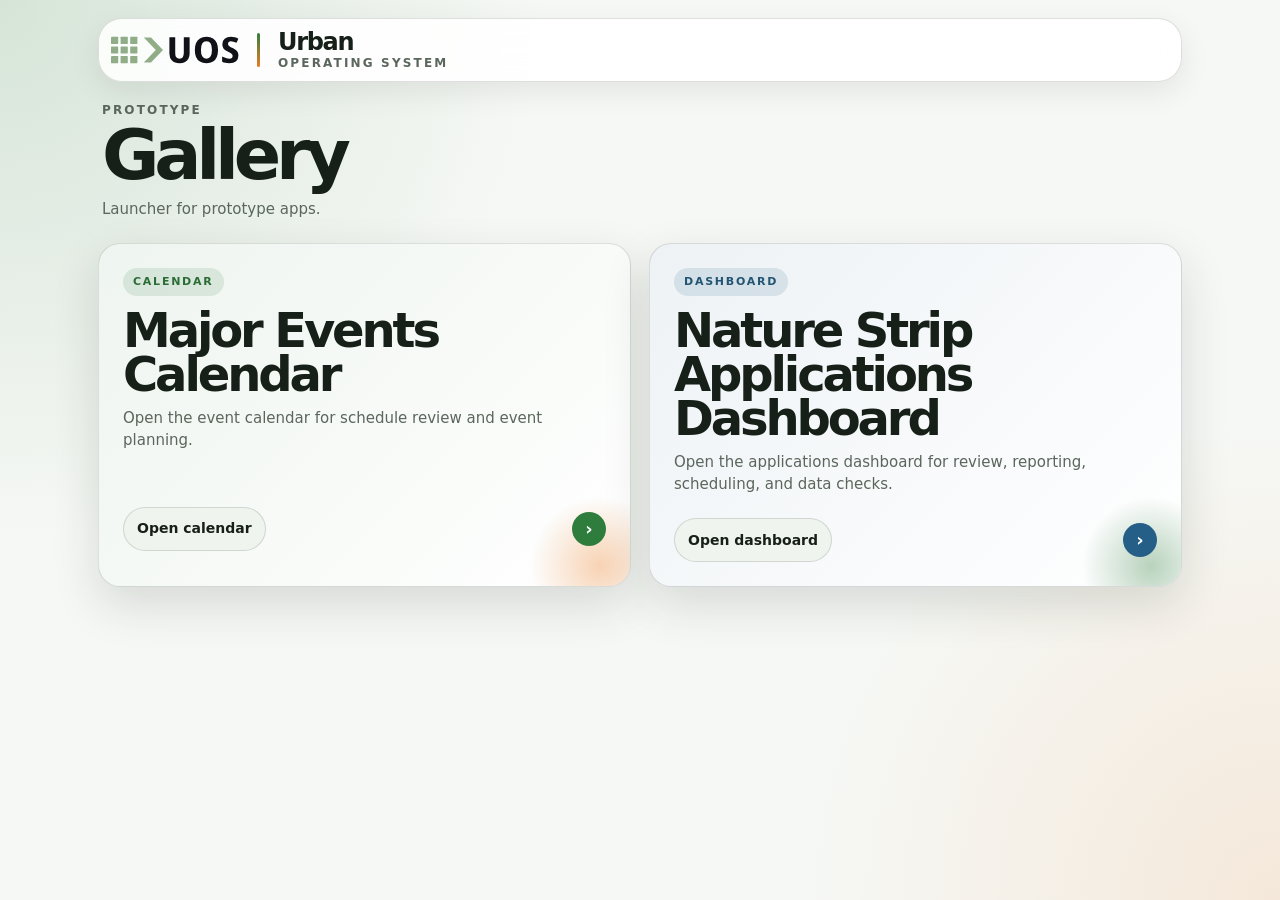
<file: index.html>
<!doctype html>
<html lang="en">
<head>
  <meta charset="utf-8" />
  <meta name="viewport" content="width=device-width, initial-scale=1" />
  <meta name="color-scheme" content="light dark" />
  <title>UOS Prototype Gallery v1.6</title>
  <style>
    :root {
      --bg: #f6f8f5;
      --panel: #ffffff;
      --panel-strong: #f0f4ef;
      --text: #172018;
      --muted: #5b665c;
      --border: rgba(23, 32, 24, .14);
      --shadow: 0 18px 48px rgba(21, 36, 24, .14);
      --accent: #2f7d3d;
      --accent-2: #eb7d23;
      --focus: #0f5cff;
      --radius: 22px;
      --logo-h: 34px;
      --logo-max-w: 128px;
    }

    @media (prefers-color-scheme: dark) {
      :root {
        --bg: #0b100d;
        --panel: #121a15;
        --panel-strong: #17231b;
        --text: #eef6ef;
        --muted: #b7c4b8;
        --border: rgba(238, 246, 239, .14);
        --shadow: 0 18px 48px rgba(0, 0, 0, .42);
        --focus: #8fb5ff;
      }
    }

    * { box-sizing: border-box; }

    html, body { min-height: 100%; }

    body {
      margin: 0;
      font-family: Inter, ui-sans-serif, system-ui, -apple-system, BlinkMacSystemFont, "Segoe UI", sans-serif;
      color: var(--text);
      background:
        radial-gradient(circle at top left, rgba(47, 125, 61, .16), transparent 34rem),
        radial-gradient(circle at bottom right, rgba(235, 125, 35, .13), transparent 30rem),
        var(--bg);
      line-height: 1.45;
    }

    a { color: inherit; text-decoration: none; }

    .page {
      width: min(100%, 1120px);
      margin: 0 auto;
      padding: 14px;
    }

    .site-header {
      position: sticky;
      top: 0;
      z-index: 20;
      display: flex;
      align-items: center;
      gap: 12px;
      min-height: 64px;
      padding: 10px 12px;
      border: 1px solid var(--border);
      border-radius: calc(var(--radius) + 2px);
      background: color-mix(in srgb, var(--panel) 88%, transparent);
      box-shadow: 0 10px 30px rgba(0, 0, 0, .08);
      backdrop-filter: blur(18px) saturate(1.2);
      -webkit-backdrop-filter: blur(18px) saturate(1.2);
    }

    .brand {
      display: flex;
      align-items: center;
      justify-content: flex-start;
      gap: clamp(8px, 2.4vw, 18px);
      min-width: 0;
      width: 100%;
    }

    .logo-wrap {
      display: flex;
      align-items: center;
      justify-content: flex-start;
      height: var(--logo-h);
      width: min(var(--logo-max-w), 38vw);
      min-width: 0;
      overflow: visible;
      flex: 0 0 auto;
    }

    .logo-wrap picture { display: contents; }

    .logo-wrap img {
      display: block;
      width: auto;
      height: var(--logo-h);
      max-width: 100%;
      object-fit: contain;
      object-position: left center;
    }

    .accent {
      width: 3px;
      height: var(--logo-h);
      border-radius: 999px;
      background: linear-gradient(180deg, var(--accent), var(--accent-2));
      flex: none;
    }

    .wordblock {
      display: flex;
      flex-direction: column;
      justify-content: center;
      min-width: 0;
      height: var(--logo-h);
      flex: 0 1 auto;
    }

    .wordblock strong {
      display: block;
      font-size: clamp(16px, 4.2vw, 24px);
      font-weight: 850;
      letter-spacing: -.055em;
      line-height: .92;
      white-space: nowrap;
    }

    .wordblock span,
    .intro-eyebrow {
      display: block;
      color: var(--muted);
      font-size: clamp(10px, 2.9vw, 12px);
      font-weight: 800;
      letter-spacing: .18em;
      line-height: 1;
      text-transform: uppercase;
      white-space: nowrap;
    }

    .wordblock span { margin-top: 3px; }
    .intro-eyebrow { margin: 0 0 8px; }

    .intro {
      padding: 22px 4px 14px;
    }

    .intro h1 {
      margin: 0;
      font-size: clamp(34px, 11vw, 70px);
      line-height: .9;
      letter-spacing: -.075em;
    }

    .intro p {
      max-width: 64ch;
      margin: 12px 0 0;
      color: var(--muted);
      font-size: 15px;
    }

    .grid {
      display: grid;
      grid-template-columns: 1fr;
      gap: 14px;
      padding: 8px 0 28px;
    }

    .tile {
      position: relative;
      overflow: hidden;
      display: grid;
      min-height: 194px;
      padding: 18px;
      border: 1px solid var(--border);
      border-radius: var(--radius);
      background:
        linear-gradient(135deg, color-mix(in srgb, var(--panel) 92%, var(--accent) 8%), var(--panel)),
        var(--panel);
      box-shadow: var(--shadow);
      isolation: isolate;
      touch-action: manipulation;
    }

    .tile::before {
      content: "";
      position: absolute;
      inset: auto -44px -54px auto;
      width: 148px;
      height: 148px;
      border-radius: 50%;
      background: radial-gradient(circle, color-mix(in srgb, var(--accent-2) 34%, transparent), transparent 66%);
      z-index: -1;
    }

    .tile::after {
      content: "";
      position: absolute;
      inset: 0;
      border-radius: inherit;
      background: linear-gradient(120deg, transparent, color-mix(in srgb, var(--accent) 10%, transparent), transparent);
      opacity: 0;
      transition: opacity .18s ease;
      pointer-events: none;
    }

    .tile:focus-visible {
      outline: 4px solid color-mix(in srgb, var(--focus) 76%, transparent);
      outline-offset: 4px;
    }

    .tile:hover::after,
    .tile:focus-visible::after { opacity: 1; }

    .tile-kicker {
      width: fit-content;
      margin: 0 0 12px;
      padding: 6px 10px;
      border-radius: 999px;
      background: color-mix(in srgb, var(--accent) 13%, transparent);
      color: color-mix(in srgb, var(--accent) 82%, var(--text));
      font-size: 11px;
      font-weight: 900;
      letter-spacing: .16em;
      text-transform: uppercase;
    }

    .tile h2 {
      max-width: 10ch;
      margin: 0;
      font-size: clamp(28px, 8.8vw, 48px);
      line-height: .92;
      letter-spacing: -.065em;
    }

    .tile p {
      max-width: 48ch;
      margin: 12px 0 0;
      color: var(--muted);
      font-size: 14px;
    }

    .tile-footer {
      display: flex;
      align-items: center;
      justify-content: space-between;
      gap: 12px;
      margin-top: 22px;
      color: var(--text);
      font-weight: 850;
    }

    .tile-link {
      display: inline-flex;
      align-items: center;
      gap: 8px;
      min-height: 44px;
      padding: 0 13px;
      border-radius: 999px;
      background: var(--panel-strong);
      border: 1px solid var(--border);
      font-size: 14px;
    }

    .tile-arrow {
      display: grid;
      place-items: center;
      width: 34px;
      height: 34px;
      border-radius: 50%;
      background: var(--accent);
      color: white;
      font-size: 18px;
      line-height: 1;
    }

    .tile.events { --accent: #2f7d3d; --accent-2: #eb7d23; }
    .tile.dashboard { --accent: #255f87; --accent-2: #2f7d3d; }

    .sr-only {
      position: absolute;
      width: 1px;
      height: 1px;
      padding: 0;
      margin: -1px;
      overflow: hidden;
      clip: rect(0, 0, 0, 0);
      white-space: nowrap;
      border: 0;
    }

    @media (max-width: 430px) {
      :root { --logo-h: 24px; --logo-max-w: 116px; }
      .page { padding: 10px; }
      .site-header { min-height: 46px; padding: 7px 10px; border-radius: 16px; }
      .brand { gap: 8px; }
      .accent { width: 3px; height: var(--logo-h); }
      .wordblock { height: var(--logo-h); }
      .wordblock strong { font-size: 12px; letter-spacing: -.04em; }
      .wordblock span,
      .intro-eyebrow { font-size: 7.8px; letter-spacing: .12em; }
      .intro { padding-top: 18px; }
      .intro p { font-size: 14px; }
      .tile { min-height: 178px; padding: 16px; }
      .tile h2 { max-width: 9ch; }
      .tile-footer { align-items: flex-end; }
      .tile-link { font-size: 13px; padding-inline: 11px; }
    }

    @media (min-width: 760px) {
      .page { padding: 18px; }
      .grid { grid-template-columns: repeat(2, minmax(0, 1fr)); gap: 18px; }
      .tile { min-height: 286px; padding: 24px; }
      .tile p { font-size: 15px; }
    }
  </style>
</head>
<body>
  <main class="page">
    <header class="site-header" aria-label="Urban Operating System prototype gallery header">
      <div class="brand">
        <div class="logo-wrap" aria-hidden="true">
          <picture>
            <source srcset="assets/uos-logo-forward-dark.svg" media="(prefers-color-scheme: dark)">
            <img src="assets/uos-logo-forward.svg" alt="" decoding="async">
          </picture>
        </div>
        <div class="accent" aria-hidden="true"></div>
        <div class="wordblock" aria-label="Urban Operating System">
          <strong>Urban</strong>
          <span>Operating System</span>
        </div>
      </div>
    </header>

    <section class="intro" aria-labelledby="gallery-title">
      <span class="intro-eyebrow">Prototype</span>
      <h1 id="gallery-title">Gallery</h1>
      <p>Launcher for prototype apps.</p>
    </section>

    <section class="grid" aria-label="Prototype apps">
      <a class="tile events" href="event-calendar.html" aria-label="Open Major Events Calendar">
        <div>
          <div class="tile-kicker">Calendar</div>
          <h2>Major Events Calendar</h2>
          <p>Open the event calendar for schedule review and event planning.</p>
        </div>
        <div class="tile-footer">
          <span class="tile-link">Open calendar</span>
          <span class="tile-arrow" aria-hidden="true">›</span>
        </div>
      </a>

      <a class="tile dashboard" href="nature-strip-dashboard.html" aria-label="Open Nature Strip Applications Dashboard">
        <div>
          <div class="tile-kicker">Dashboard</div>
          <h2>Nature Strip Applications Dashboard</h2>
          <p>Open the applications dashboard for review, reporting, scheduling, and data checks.</p>
        </div>
        <div class="tile-footer">
          <span class="tile-link">Open dashboard</span>
          <span class="tile-arrow" aria-hidden="true">›</span>
        </div>
      </a>
    </section>
  </main>
</body>
</html>
</file>
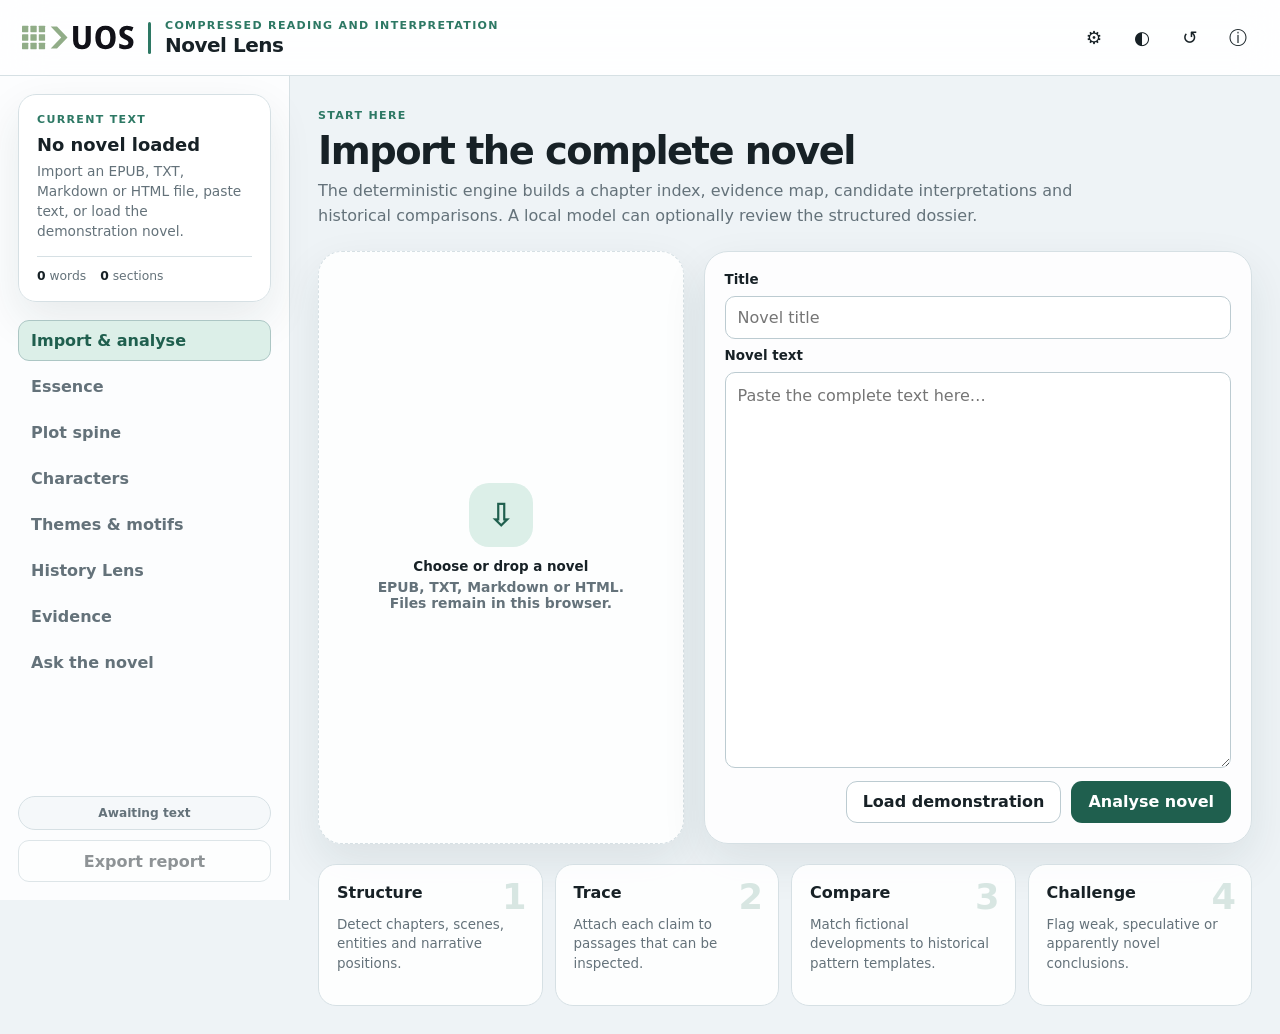
<file: novel-lens/index.html>
<!doctype html>
<html lang="en" data-theme="light">
<head>
  <meta charset="utf-8">
  <meta name="viewport" content="width=device-width, initial-scale=1">
  <meta name="color-scheme" content="light dark">
  <title>Novel Lens — Compressed Literary & Historical Analysis</title>
  <link rel="stylesheet" href="styles.css">
</head>
<body>
  <header class="app-header">
    <div class="brand-lockup" aria-label="Urban Operating System">
      <picture class="brand-logo-wrap">
        <img class="brand-logo brand-logo-light" src="assets/uos-logo-forward.svg" alt="UOS">
        <img class="brand-logo brand-logo-dark" src="assets/uos-logo-forward-dark.svg" alt="UOS">
      </picture>
      <span class="brand-accent" aria-hidden="true"></span>
      <div class="brand-copy">
        <span class="eyebrow">Compressed reading and interpretation</span>
        <strong>Novel Lens</strong>
      </div>
    </div>

    <div class="header-actions" aria-label="Application actions">
      <button id="settingsBtn" class="icon-btn" title="Local AI settings" aria-label="Local AI settings">⚙</button>
      <button id="themeBtn" class="icon-btn" title="Toggle theme" aria-label="Toggle theme">◐</button>
      <button id="resetBtn" class="icon-btn" title="Reset application" aria-label="Reset application">↺</button>
      <button id="aboutBtn" class="icon-btn" title="About" aria-label="About">ⓘ</button>
    </div>
  </header>

  <main class="app-shell">
    <aside class="sidebar">
      <div class="book-card">
        <div class="book-kicker">Current text</div>
        <h1 id="bookTitle">No novel loaded</h1>
        <p id="bookMeta">Import an EPUB, TXT, Markdown or HTML file, paste text, or load the demonstration novel.</p>
        <div class="metric-row">
          <span><b id="wordCount">0</b> words</span>
          <span><b id="chapterCount">0</b> sections</span>
        </div>
      </div>

      <nav id="mainNav" class="main-nav" aria-label="Analysis sections">
        <button class="nav-item active" data-view="import">Import & analyse</button>
        <button class="nav-item" data-view="essence">Essence</button>
        <button class="nav-item" data-view="story">Plot spine</button>
        <button class="nav-item" data-view="characters">Characters</button>
        <button class="nav-item" data-view="themes">Themes & motifs</button>
        <button class="nav-item" data-view="history">History Lens</button>
        <button class="nav-item" data-view="evidence">Evidence</button>
        <button class="nav-item" data-view="ask">Ask the novel</button>
      </nav>

      <div class="sidebar-foot">
        <span id="analysisStatus" class="status-pill idle">Awaiting text</span>
        <button id="exportBtn" class="secondary-btn" disabled>Export report</button>
      </div>
    </aside>

    <section class="workspace">
      <section id="view-import" class="view active" aria-labelledby="importHeading">
        <div class="view-header">
          <div>
            <span class="section-kicker">Start here</span>
            <h2 id="importHeading">Import the complete novel</h2>
            <p>The deterministic engine builds a chapter index, evidence map, candidate interpretations and historical comparisons. A local model can optionally review the structured dossier.</p>
          </div>
        </div>

        <div class="import-grid">
          <label class="drop-zone" id="dropZone">
            <input id="fileInput" type="file" accept=".epub,.txt,.md,.markdown,.html,.htm,application/epub+zip,text/plain,text/markdown,text/html" hidden>
            <span class="drop-icon">⇩</span>
            <strong>Choose or drop a novel</strong>
            <span>EPUB, TXT, Markdown or HTML. Files remain in this browser.</span>
          </label>

          <div class="paste-panel">
            <label for="titleInput">Title</label>
            <input id="titleInput" type="text" placeholder="Novel title">
            <label for="textInput">Novel text</label>
            <textarea id="textInput" rows="15" placeholder="Paste the complete text here…"></textarea>
            <div class="button-row">
              <button id="demoBtn" class="secondary-btn">Load demonstration</button>
              <button id="analyseBtn" class="primary-btn">Analyse novel</button>
            </div>
          </div>
        </div>

        <div class="method-strip">
          <article><b>1</b><span>Structure</span><p>Detect chapters, scenes, entities and narrative positions.</p></article>
          <article><b>2</b><span>Trace</span><p>Attach each claim to passages that can be inspected.</p></article>
          <article><b>3</b><span>Compare</span><p>Match fictional developments to historical pattern templates.</p></article>
          <article><b>4</b><span>Challenge</span><p>Flag weak, speculative or apparently novel conclusions.</p></article>
        </div>
      </section>

      <section id="view-essence" class="view">
        <div class="view-header split-header">
          <div><span class="section-kicker">Compressed understanding</span><h2>Essence</h2></div>
          <button class="secondary-btn ai-review-btn" data-section="essence">Review with local AI</button>
        </div>
        <div id="essenceContent" class="card-grid empty-state">Analyse a novel to generate its essence.</div>
      </section>

      <section id="view-story" class="view">
        <div class="view-header"><div><span class="section-kicker">Narrative causality</span><h2>Plot spine</h2></div></div>
        <div id="storyContent" class="timeline empty-state">Analyse a novel to reconstruct its plot spine.</div>
      </section>

      <section id="view-characters" class="view">
        <div class="view-header"><div><span class="section-kicker">People and agency</span><h2>Characters</h2></div></div>
        <div id="characterContent" class="card-grid empty-state">Analyse a novel to identify recurring characters and their evidence.</div>
      </section>

      <section id="view-themes" class="view">
        <div class="view-header"><div><span class="section-kicker">Patterns of meaning</span><h2>Themes & motifs</h2></div></div>
        <div id="themeContent" class="card-grid empty-state">Analyse a novel to detect candidate themes and motifs.</div>
      </section>

      <section id="view-history" class="view">
        <div class="view-header split-header">
          <div>
            <span class="section-kicker">Historical comparison</span>
            <h2>History Lens</h2>
            <p>Candidate parallels and forks are constrained by the built-in pattern corpus. “Unprecedented” means no close analogue was found in that corpus—not that none exists.</p>
          </div>
          <button class="secondary-btn ai-review-btn" data-section="history">Challenge with local AI</button>
        </div>
        <div id="historyContent" class="history-layout empty-state">Analyse a novel to compare its developments with historical patterns.</div>
      </section>

      <section id="view-evidence" class="view">
        <div class="view-header"><div><span class="section-kicker">Auditable source map</span><h2>Evidence</h2></div></div>
        <div class="filter-bar">
          <input id="evidenceSearch" type="search" placeholder="Search chapters, characters, motifs or passage text">
          <select id="chapterFilter"><option value="all">All sections</option></select>
        </div>
        <div id="evidenceContent" class="evidence-list empty-state">Analyse a novel to browse source passages.</div>
      </section>

      <section id="view-ask" class="view">
        <div class="view-header"><div><span class="section-kicker">Grounded retrieval</span><h2>Ask the novel</h2><p>Answers begin with passage retrieval. When local AI is enabled, it receives only the strongest passages and the structured dossier.</p></div></div>
        <form id="askForm" class="ask-form">
          <input id="askInput" type="text" placeholder="Why does the protagonist change? What does the river represent?" autocomplete="off">
          <button class="primary-btn" type="submit">Ask</button>
        </form>
        <div id="askContent" class="answer-panel empty-state">Analyse a novel, then ask a question.</div>
      </section>
    </section>
  </main>

  <dialog id="passageDialog" class="modal">
    <div class="modal-head"><div><span class="section-kicker">Source passage</span><h3 id="passageTitle">Evidence</h3></div><button class="icon-btn close-dialog" aria-label="Close">×</button></div>
    <div id="passageBody" class="passage-body"></div>
  </dialog>

  <dialog id="settingsDialog" class="modal">
    <div class="modal-head"><div><span class="section-kicker">Optional enhancement</span><h3>Local AI settings</h3></div><button class="icon-btn close-dialog" aria-label="Close">×</button></div>
    <p>Connect to an OpenAI-compatible local server such as LM Studio, llama.cpp or another endpoint exposed on your machine. The app remains functional without it.</p>
    <div class="form-grid">
      <label>Base URL<input id="apiBase" type="url" placeholder="http://localhost:1234/v1"></label>
      <label>Model name<input id="apiModel" type="text" placeholder="local-model"></label>
      <label>API key, if required<input id="apiKey" type="password" placeholder="Optional"></label>
      <label class="check-row"><input id="useLocalAI" type="checkbox"> Use local AI for reviews and grounded answers</label>
    </div>
    <div class="notice"><b>Privacy:</b> text sent to this endpoint leaves the browser and is governed by that server. The deterministic analysis remains local.</div>
    <div class="button-row end"><button id="saveSettingsBtn" class="primary-btn">Save settings</button></div>
  </dialog>

  <dialog id="aboutDialog" class="modal">
    <div class="modal-head"><div><span class="section-kicker">About</span><h3>Novel Lens</h3></div><button class="icon-btn close-dialog" aria-label="Close">×</button></div>
    <p>A self-contained browser prototype for compressed literary interpretation, evidence retrieval and historical-fork analysis.</p>
    <div class="about-columns">
      <article><h4>Deterministic core</h4><p>Vanilla HTML, CSS and JavaScript with an embedded copy of JSZip for EPUB archive reading. No CDN, tracking or network request is required.</p></article>
      <article><h4>Historical scope</h4><p>The included historical corpus is intentionally compact and demonstrates the method. It is not a complete historical reference database.</p></article>
      <article><h4>Local AI</h4><p>An optional OpenAI-compatible endpoint can challenge interpretations, but every response is grounded in retrieved passages and the generated dossier.</p></article>
    </div>
    <p class="made-by">Made by Josh Roberts with AI</p>
  </dialog>

  <script src="vendor/jszip.min.js"></script>
  <script src="epub-parser.js"></script>
  <script src="analysis-core.js"></script>
  <script src="app.js"></script>
</body>
</html>
</file>
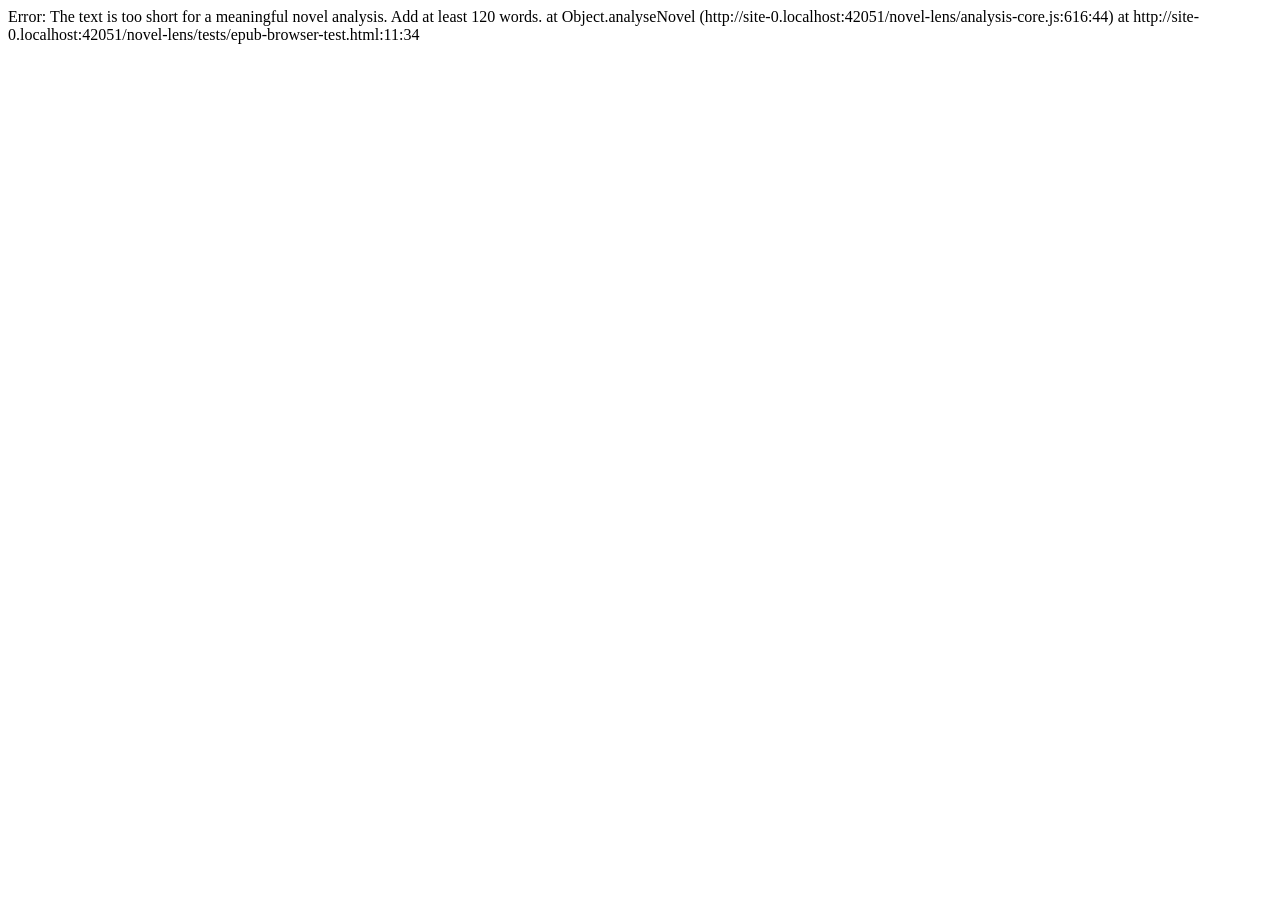
<file: novel-lens/tests/epub-browser-test.html>
<!doctype html><html><head><meta charset="utf-8"><title>EPUB browser test</title></head><body data-status="pending">pending
<script src="../vendor/jszip.min.js"></script>
<script src="../epub-parser.js"></script>
<script src="../analysis-core.js"></script>
<script>
(async () => {
  try {
    const bytes = Uint8Array.from(atob('UEsDBBQAAAAAADKD81xvYassFAAAABQAAAAIAAAAbWltZXR5cGVhcHBsaWNhdGlvbi9lcHViK3ppcFBLAwQUAAAACAAyg/NcHTIDNp8AAADiAAAAFgAAAE1FVEEtSU5GL2NvbnRhaW5lci54bWxVjkEOwiAURPc9BWFrWnRLgCYmrjXxBF/6q0TgE6BGby+6qHE3ycy8GTU+g2cPzMVR1Hw3bPloOmUpVnAR87/FWjgWzZccJUFxRUYIWGS1khLGiewSMFb5jckVwk3HmMpEdXYei1klmxfv+wT1pvnxsD+dxafTCAOlmbOAk4O+vhJqDil5Z6G2L4Lwkkqr2TtccdPGuDBK/PidEuu2eQNQSwMEFAAAAAgAMoPzXMVu+uxTAQAA3wIAABEAAABPRUJQUy9jb250ZW50Lm9wZpWSTU7DMBBG9z2F5S1K3IQFqEpSseEAqBzA2JNmVMc2zqQtt8dx+gNUSLBzxu97k5mkWh97w/YQBnS25kW+5Ayschrttuavm+fska+bReWl2sktsEjboeYdkV8JcTgcctS+zV3YinK5fBDOt/yqu590o8X3ETLUYAlbhFDzN+d2qHmzYKzqgaSWJGf1SquL3Y/BJLNWAgz0MT+IIi9ECsaoVqurlaG+iq3bg8kM2CEjGKgS39BrnJAMNJsO2CZi7AXjqyd4vrhwKoAkF5pEPY3UuRk71y+gkXY7xkU1YBNweZ5GFedZ58GlxTb6TmEk6NMMVu456wK06ZgfO+oNZz1olBl9eKi59N6gkhR3LNL13XFCfHAeAiEMs0T8NKviLFad9BS/kjgdir+3ubWWv1nLf1rjgr7spBo8WmhSo6iPveYmRYRviuVUFHNiUYnT79p8AlBLAwQUAAAACAAyg/Ncrrroc5YAAADYAAAADwAAAE9FQlBTL25hdi54aHRtbFWPTRKCMAyFr1J7AIK6cOiEbjyAGy8AtAozpelAtHB7W7py8/Lz3syX4MnQwHuwYuTZacwqttn5tZUjc1AAMcYqXita3nBumga2nJEpajujkSd2Vt/Js/W8IpQZobg9mV2j777Chk+vMqiVTIMsDJW3f6DJhNeButT1DSisCUTpLjfph7cIqeb+Gan0kE1IgKQFBscjP1BLAwQUAAAACAAyg/NcMs3bmRUBAACsAQAAHQAAAE9FQlBTL2NoYXB0ZXJzL2NoYXB0ZXIxLnhodG1sPVHNbsMgDH4Vr+cpaNqpFYs07bLLtEtfwAluQCOAwCnl7WeSaReQ7e8Po59MnLklAsurH3U/4bH6UN5OljldlKq1DvV1iHlRL+fzWT065iRQQjNqduxpfM/Z3dFrdZRaHcMpmibAl/HDYmLK8B3oAv9gGeg0frmMkIm3HMgAR2BLIAiBc6wB8NaZTAEaYS6AFdsAVwHNcQuz82DRwOxj6XRpR29gys4sBBgMlF73PmERpQAThp/ug5B6EO5Ca8LQBq1ST/QpflOOwslwjSsWcKE4IR86s8Ug2lX6TGuKGXN7hmnjfRqowiKiZY+FPssmmtxiLXwbK5A8rcENV+cbrPG+y+a4LXYXkNV4+suijg2q/XN+AVBLAwQUAAAACAAyg/Nc/XuE2xcBAACzAQAAHQAAAE9FQlBTL2NoYXB0ZXJzL2NoYXB0ZXIyLnhodG1sTZExbsMwDEWvwnYuLASdErgGikwduuUCtMRYAhxRoOkovn2pOEMXDp/vi59U/xbY61YIot7moW8VHrc5L1/vUbWcnKu1dvWzY5nc4Xg8ukdj3g0lDEOvSWcaLpHgHDl56t2u9G7vjxw2Yw/DOWJRErhUPsF/[base64]/0BUEsBAhQDFAAAAAAAMoPzXG9hqywUAAAAFAAAAAgAAAAAAAAAAAAAAIABAAAAAG1pbWV0eXBlUEsBAhQDFAAAAAgAMoPzXB0yAzafAAAA4gAAABYAAAAAAAAAAAAAAIABOgAAAE1FVEEtSU5GL2NvbnRhaW5lci54bWxQSwECFAMUAAAACAAyg/NcxW767FMBAADfAgAAEQAAAAAAAAAAAAAAgAENAQAAT0VCUFMvY29udGVudC5vcGZQSwECFAMUAAAACAAyg/[base64]'), c => c.charCodeAt(0));
    const file = new File([bytes], 'sample-novel.epub', {type:'application/epub+zip'});
    const parsed = await NovelLensEpub.parse(file);
    const report = NovelLensCore.analyseNovel(parsed.text, {title: parsed.title});
    const passed = parsed.title === 'The Test River'
      && parsed.author === 'Test Author'
      && parsed.chapters.length === 2
      && parsed.text.includes('Mira returned to the river town')
      && parsed.text.includes('CHAPTER 2: Chapter Two: The Choice')
      && report.stats.wordCount > 60
      && report.chapters.length === 2;
    document.body.dataset.status = passed ? 'passed' : 'failed';
    document.body.textContent = JSON.stringify({passed, title:parsed.title, author:parsed.author, epubSections:parsed.chapters.length, analysisSections:report.chapters.length, words:report.stats.wordCount, warnings:parsed.warnings});
  } catch (error) {
    document.body.dataset.status = 'error';
    document.body.textContent = error.stack || error.message;
  }
})();
</script></body></html>
</file>
<file: novel-lens/styles.css>
:root {
  --bg: #eef3f6;
  --surface: rgba(255, 255, 255, 0.88);
  --surface-solid: #ffffff;
  --surface-soft: #f5f8fa;
  --text: #172126;
  --muted: #64727a;
  --line: #d6e0e4;
  --line-strong: #bccbd1;
  --accent: #2d7864;
  --accent-strong: #1f5f4e;
  --accent-soft: #dcefe8;
  --warning: #9b6516;
  --warning-soft: #fff0cf;
  --danger: #9a3b3b;
  --danger-soft: #f9dddd;
  --info: #365f8c;
  --info-soft: #dfeafa;
  --shadow: 0 18px 45px rgba(27, 50, 60, 0.09);
  --radius-xl: 24px;
  --radius-lg: 18px;
  --radius-md: 12px;
  --header-h: 76px;
  font-family: Inter, ui-sans-serif, system-ui, -apple-system, BlinkMacSystemFont, "Segoe UI", sans-serif;
}

html[data-theme="dark"] {
  --bg: #11181c;
  --surface: rgba(27, 38, 44, 0.92);
  --surface-solid: #1b262c;
  --surface-soft: #202e35;
  --text: #edf4f6;
  --muted: #a9bac1;
  --line: #35464e;
  --line-strong: #4a606a;
  --accent: #71c5aa;
  --accent-strong: #9addc8;
  --accent-soft: #213f37;
  --warning: #e1ad58;
  --warning-soft: #49391e;
  --danger: #ef9292;
  --danger-soft: #4f2929;
  --info: #8db8e6;
  --info-soft: #263d57;
  --shadow: 0 20px 50px rgba(0, 0, 0, 0.28);
}

* { box-sizing: border-box; }
html, body { margin: 0; min-height: 100%; background: var(--bg); color: var(--text); }
body { min-height: 100vh; }
button, input, textarea, select { font: inherit; }
button { cursor: pointer; }

.app-header {
  height: var(--header-h);
  position: sticky;
  top: 0;
  z-index: 20;
  display: flex;
  align-items: center;
  justify-content: space-between;
  gap: 24px;
  padding: 0 22px;
  border-bottom: 1px solid var(--line);
  background: color-mix(in srgb, var(--surface-solid) 92%, transparent);
  backdrop-filter: blur(20px);
}

.brand-lockup { display: flex; align-items: center; min-width: 0; height: 44px; }
.brand-logo-wrap { height: 32px; display: grid; place-items: center; flex: 0 0 auto; }
.brand-logo { display: block; max-width: 112px; max-height: 32px; object-fit: contain; }
.brand-logo-dark { display: none; }
html[data-theme="dark"] .brand-logo-light { display: none; }
html[data-theme="dark"] .brand-logo-dark { display: block; }
.brand-accent { width: 3px; height: 32px; border-radius: 99px; background: var(--accent); margin: 0 14px; }
.brand-copy { min-width: 0; display: grid; gap: 1px; }
.brand-copy strong { font-size: 1.25rem; letter-spacing: -0.025em; white-space: nowrap; }
.eyebrow, .section-kicker, .book-kicker { color: var(--accent); text-transform: uppercase; letter-spacing: .12em; font-size: .69rem; font-weight: 800; }
.header-actions { display: flex; align-items: center; gap: 8px; }
.icon-btn { width: 40px; height: 40px; border: 0; border-radius: 12px; background: transparent; color: var(--text); font-size: 1.15rem; display: grid; place-items: center; }
.icon-btn:hover, .icon-btn:focus-visible { background: var(--surface-soft); outline: none; }

.app-shell { display: grid; grid-template-columns: 290px minmax(0, 1fr); min-height: calc(100vh - var(--header-h)); }
.sidebar { position: sticky; top: var(--header-h); height: calc(100vh - var(--header-h)); padding: 18px; border-right: 1px solid var(--line); display: flex; flex-direction: column; gap: 18px; background: color-mix(in srgb, var(--surface-solid) 82%, transparent); }
.book-card { padding: 18px; border: 1px solid var(--line); border-radius: var(--radius-lg); background: var(--surface); box-shadow: var(--shadow); }
.book-card h1 { margin: 8px 0 6px; font-size: 1.12rem; line-height: 1.25; }
.book-card p { margin: 0; color: var(--muted); font-size: .86rem; line-height: 1.45; }
.metric-row { display: flex; gap: 14px; margin-top: 14px; padding-top: 12px; border-top: 1px solid var(--line); color: var(--muted); font-size: .77rem; }
.metric-row b { color: var(--text); }
.main-nav { display: grid; gap: 5px; overflow-y: auto; }
.nav-item { width: 100%; text-align: left; padding: 10px 12px; border: 1px solid transparent; border-radius: 11px; background: transparent; color: var(--muted); font-weight: 700; }
.nav-item:hover { color: var(--text); background: var(--surface-soft); }
.nav-item.active { color: var(--accent-strong); background: var(--accent-soft); border-color: color-mix(in srgb, var(--accent) 25%, var(--line)); }
.sidebar-foot { margin-top: auto; display: grid; gap: 10px; }
.status-pill { display: inline-flex; align-items: center; justify-content: center; min-height: 34px; padding: 7px 11px; border-radius: 999px; font-size: .76rem; font-weight: 800; background: var(--surface-soft); color: var(--muted); border: 1px solid var(--line); }
.status-pill.ready { color: var(--accent-strong); background: var(--accent-soft); }
.status-pill.working { color: var(--warning); background: var(--warning-soft); }
.status-pill.error { color: var(--danger); background: var(--danger-soft); }

.workspace { min-width: 0; padding: 28px; }
.view { display: none; max-width: 1500px; margin: 0 auto; }
.view.active { display: block; animation: reveal .18s ease-out; }
@keyframes reveal { from { opacity: .4; transform: translateY(4px); } to { opacity: 1; transform: none; } }
.view-header { display: flex; justify-content: space-between; align-items: flex-start; gap: 22px; margin-bottom: 22px; }
.view-header h2 { margin: 5px 0 6px; font-size: clamp(1.7rem, 3vw, 2.6rem); letter-spacing: -.04em; }
.view-header p { max-width: 830px; margin: 0; color: var(--muted); line-height: 1.55; }
.split-header { align-items: end; }

.primary-btn, .secondary-btn { min-height: 42px; padding: 10px 16px; border-radius: 11px; border: 1px solid transparent; font-weight: 800; }
.primary-btn { color: white; background: var(--accent-strong); }
.primary-btn:hover { filter: brightness(1.06); }
.secondary-btn { color: var(--text); background: var(--surface-solid); border-color: var(--line-strong); }
.secondary-btn:hover { border-color: var(--accent); }
button:disabled { opacity: .48; cursor: not-allowed; }
.button-row { display: flex; gap: 10px; flex-wrap: wrap; align-items: center; }
.button-row.end { justify-content: flex-end; }

.import-grid { display: grid; grid-template-columns: minmax(260px, .8fr) minmax(420px, 1.2fr); gap: 20px; }
.drop-zone, .paste-panel { border: 1px solid var(--line); border-radius: var(--radius-xl); background: var(--surface); box-shadow: var(--shadow); }
.drop-zone { min-height: 420px; display: flex; flex-direction: column; align-items: center; justify-content: center; text-align: center; padding: 40px; border-style: dashed; transition: .16s ease; }
.drop-zone:hover, .drop-zone.dragging { border-color: var(--accent); background: var(--accent-soft); }
.drop-zone strong { margin: 12px 0 5px; }
.drop-zone span:last-child { color: var(--muted); font-size: .87rem; }
.drop-icon { width: 64px; height: 64px; border-radius: 20px; display: grid; place-items: center; color: var(--accent-strong); background: var(--accent-soft); font-size: 2rem; }
.paste-panel { padding: 20px; display: grid; gap: 9px; }
label { font-weight: 750; font-size: .84rem; }
input, textarea, select { width: 100%; border: 1px solid var(--line-strong); border-radius: 10px; background: var(--surface-solid); color: var(--text); padding: 11px 12px; outline: none; }
input:focus, textarea:focus, select:focus { border-color: var(--accent); box-shadow: 0 0 0 3px color-mix(in srgb, var(--accent) 16%, transparent); }
textarea { resize: vertical; line-height: 1.55; }
.paste-panel .button-row { justify-content: flex-end; margin-top: 4px; }
.method-strip { display: grid; grid-template-columns: repeat(4, 1fr); gap: 12px; margin-top: 20px; }
.method-strip article { position: relative; min-height: 134px; padding: 18px; border: 1px solid var(--line); border-radius: var(--radius-lg); background: var(--surface); }
.method-strip b { position: absolute; right: 15px; top: 11px; font-size: 2.2rem; color: color-mix(in srgb, var(--accent) 18%, transparent); }
.method-strip span { font-weight: 900; }
.method-strip p { color: var(--muted); line-height: 1.45; font-size: .84rem; }

.empty-state { min-height: 180px; padding: 28px; border: 1px dashed var(--line-strong); border-radius: var(--radius-xl); color: var(--muted); background: var(--surface); display: grid; place-items: center; text-align: center; }
.card-grid { display: grid; grid-template-columns: repeat(12, 1fr); gap: 14px; }
.analysis-card { grid-column: span 4; min-width: 0; padding: 20px; border: 1px solid var(--line); border-radius: var(--radius-lg); background: var(--surface); box-shadow: var(--shadow); }
.analysis-card.wide { grid-column: span 8; }
.analysis-card.full { grid-column: 1 / -1; }
.analysis-card h3, .history-card h3 { margin: 6px 0 10px; font-size: 1.05rem; }
.analysis-card p, .history-card p { margin: 0; color: var(--muted); line-height: 1.55; }
.card-label { color: var(--accent); text-transform: uppercase; letter-spacing: .1em; font-size: .67rem; font-weight: 900; }
.confidence { display: inline-flex; margin-top: 12px; padding: 5px 8px; border-radius: 999px; font-size: .68rem; font-weight: 900; background: var(--info-soft); color: var(--info); }
.evidence-links { display: flex; flex-wrap: wrap; gap: 6px; margin-top: 13px; }
.evidence-link { border: 1px solid var(--line); background: var(--surface-soft); color: var(--text); padding: 5px 8px; border-radius: 8px; font-size: .72rem; }
.evidence-link:hover { border-color: var(--accent); }
.mini-list { margin: 10px 0 0; padding-left: 18px; color: var(--muted); line-height: 1.5; }

.timeline { display: grid; gap: 12px; }
.timeline-item { display: grid; grid-template-columns: 48px minmax(0, 1fr); gap: 14px; align-items: start; }
.timeline-marker { width: 42px; height: 42px; display: grid; place-items: center; border-radius: 14px; color: white; background: var(--accent-strong); font-weight: 900; }
.timeline-card { padding: 18px; border: 1px solid var(--line); border-radius: var(--radius-lg); background: var(--surface); }
.timeline-card h3 { margin: 0 0 7px; }
.timeline-card p { margin: 0; color: var(--muted); line-height: 1.55; }

.character-head { display: flex; align-items: center; gap: 11px; }
.character-avatar { width: 40px; height: 40px; flex: 0 0 auto; display: grid; place-items: center; border-radius: 13px; background: var(--accent-soft); color: var(--accent-strong); font-weight: 900; }
.tag-row { display: flex; flex-wrap: wrap; gap: 6px; margin-top: 12px; }
.tag { padding: 5px 8px; border-radius: 999px; background: var(--surface-soft); color: var(--muted); border: 1px solid var(--line); font-size: .7rem; font-weight: 800; }

.history-layout { display: grid; grid-template-columns: repeat(2, minmax(0, 1fr)); gap: 15px; }
.history-card { padding: 20px; border: 1px solid var(--line); border-radius: var(--radius-lg); background: var(--surface); box-shadow: var(--shadow); }
.history-card.featured { grid-column: 1 / -1; }
.history-card .fork-line { display: grid; grid-template-columns: 1fr auto 1fr; gap: 10px; align-items: stretch; margin: 15px 0; }
.fork-path { padding: 12px; border: 1px solid var(--line); border-radius: 12px; background: var(--surface-soft); }
.fork-path b { display: block; margin-bottom: 4px; font-size: .76rem; }
.fork-arrow { display: grid; place-items: center; color: var(--accent); font-weight: 900; }
.score-bar { height: 8px; margin-top: 11px; border-radius: 999px; background: var(--surface-soft); overflow: hidden; border: 1px solid var(--line); }
.score-bar span { display: block; height: 100%; background: var(--accent); }
.dimension-grid { display: grid; grid-template-columns: repeat(3, 1fr); gap: 8px; margin-top: 12px; }
.dimension { padding: 9px; border: 1px solid var(--line); border-radius: 10px; background: var(--surface-soft); }
.dimension b { display: block; font-size: .68rem; color: var(--muted); margin-bottom: 3px; }
.dimension span { font-size: .78rem; font-weight: 800; }

.filter-bar { display: grid; grid-template-columns: 1fr 230px; gap: 10px; margin-bottom: 14px; }
.evidence-list { display: grid; gap: 10px; }
.evidence-item { padding: 16px 18px; border: 1px solid var(--line); border-radius: var(--radius-md); background: var(--surface); }
.evidence-item header { display: flex; justify-content: space-between; gap: 12px; margin-bottom: 8px; }
.evidence-item h3 { margin: 0; font-size: .95rem; }
.evidence-item small { color: var(--muted); }
.evidence-item p { margin: 0; color: var(--muted); line-height: 1.55; }
.evidence-item button { margin-top: 10px; }

.ask-form { display: grid; grid-template-columns: 1fr auto; gap: 10px; margin-bottom: 15px; }
.answer-panel { display: grid; gap: 12px; }
.answer-box { padding: 20px; border: 1px solid var(--line); border-radius: var(--radius-lg); background: var(--surface); }
.answer-box h3 { margin: 0 0 8px; }
.answer-box p { margin: 0; color: var(--muted); line-height: 1.62; white-space: pre-wrap; }
.answer-box.ai { border-color: color-mix(in srgb, var(--accent) 50%, var(--line)); }

.modal { width: min(760px, calc(100vw - 28px)); max-height: calc(100vh - 36px); border: 1px solid var(--line); border-radius: var(--radius-xl); background: var(--surface-solid); color: var(--text); box-shadow: 0 30px 90px rgba(0,0,0,.3); padding: 22px; }
.modal::backdrop { background: rgba(4, 11, 14, .55); backdrop-filter: blur(4px); }
.modal-head { display: flex; align-items: flex-start; justify-content: space-between; gap: 18px; margin-bottom: 15px; }
.modal-head h3 { margin: 5px 0 0; font-size: 1.5rem; }
.modal > p { color: var(--muted); line-height: 1.55; }
.form-grid { display: grid; gap: 12px; }
.form-grid label { display: grid; gap: 6px; }
.check-row { grid-template-columns: auto 1fr !important; align-items: center; }
.check-row input { width: auto; }
.notice { margin: 16px 0; padding: 13px; border-radius: 12px; background: var(--warning-soft); color: var(--warning); line-height: 1.45; font-size: .84rem; }
.passage-body { max-height: 62vh; overflow: auto; padding: 17px; border: 1px solid var(--line); border-radius: 14px; background: var(--surface-soft); line-height: 1.72; white-space: pre-wrap; }
.about-columns { display: grid; grid-template-columns: repeat(3, 1fr); gap: 10px; }
.about-columns article { padding: 14px; border: 1px solid var(--line); border-radius: 14px; background: var(--surface-soft); }
.about-columns h4 { margin: 0 0 6px; }
.about-columns p { margin: 0; color: var(--muted); line-height: 1.45; font-size: .84rem; }
.made-by { margin-top: 20px !important; font-weight: 800; }

@media (max-width: 1100px) {
  .app-shell { grid-template-columns: 240px minmax(0, 1fr); }
  .import-grid { grid-template-columns: 1fr; }
  .drop-zone { min-height: 210px; }
  .method-strip { grid-template-columns: repeat(2, 1fr); }
  .analysis-card { grid-column: span 6; }
}

@media (max-width: 780px) {
  :root { --header-h: 66px; }
  .app-header { padding: 0 12px; }
  .brand-logo-wrap, .brand-accent { display: none; }
  .brand-copy .eyebrow { display: none; }
  .app-shell { display: block; }
  .sidebar { position: static; height: auto; border-right: 0; border-bottom: 1px solid var(--line); padding: 12px; }
  .book-card { display: none; }
  .main-nav { display: flex; overflow-x: auto; padding-bottom: 2px; }
  .nav-item { width: auto; white-space: nowrap; }
  .sidebar-foot { display: none; }
  .workspace { padding: 18px 12px; }
  .view-header, .split-header { display: block; }
  .split-header .secondary-btn { margin-top: 12px; }
  .method-strip, .history-layout, .about-columns { grid-template-columns: 1fr; }
  .analysis-card, .analysis-card.wide { grid-column: 1 / -1; }
  .filter-bar { grid-template-columns: 1fr; }
  .history-card .fork-line { grid-template-columns: 1fr; }
  .fork-arrow { transform: rotate(90deg); }
  .dimension-grid { grid-template-columns: 1fr; }
  .ask-form { grid-template-columns: 1fr; }
}
</file>
